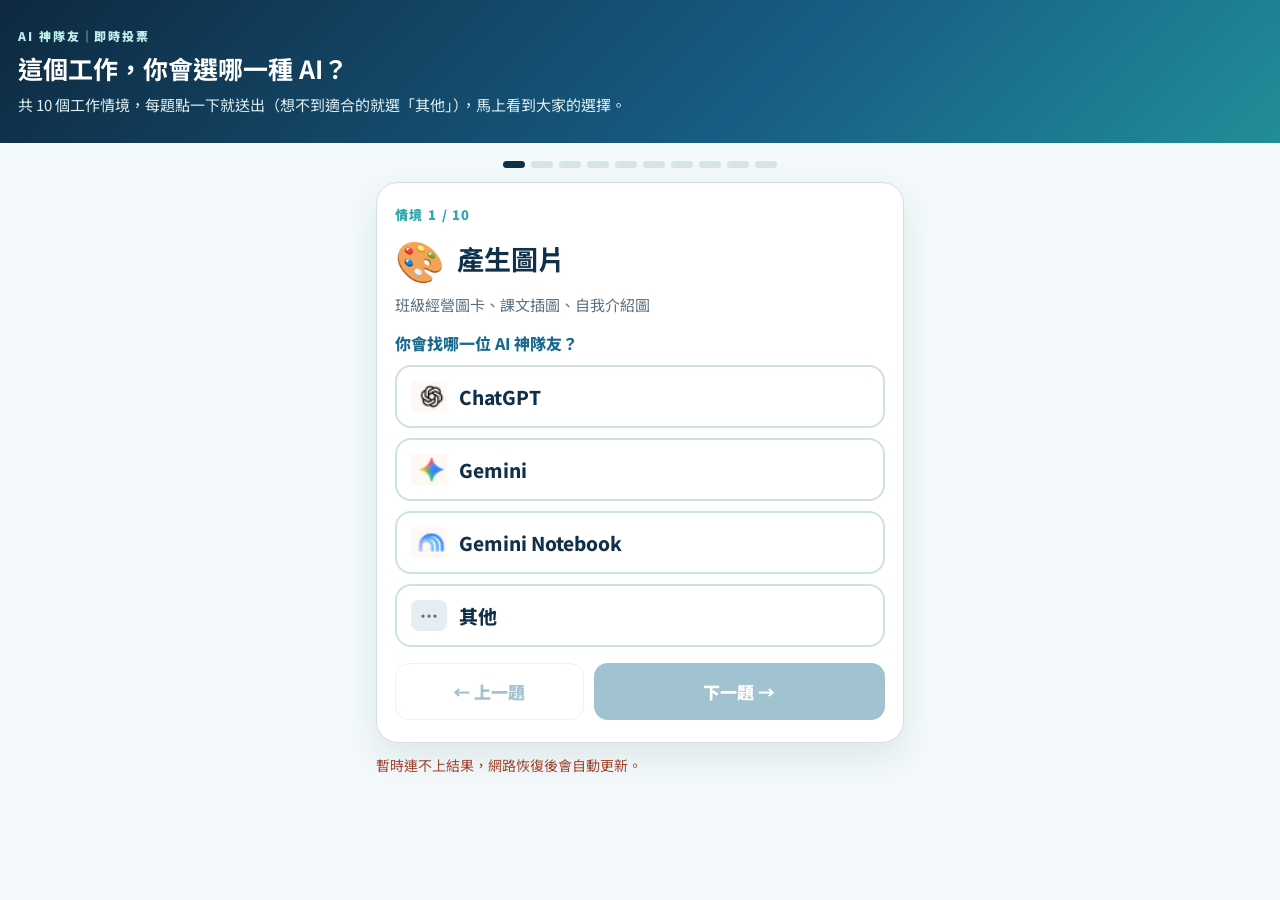
<file: vote.html>
<!doctype html>
<html lang="zh-TW">
<head>
  <meta charset="utf-8">
  <meta name="viewport" content="width=device-width,initial-scale=1,viewport-fit=cover">
  <meta name="theme-color" content="#12304a">
  <title>AI 神隊友｜你會選哪一種 AI？</title>
  <link rel="preconnect" href="https://fonts.googleapis.com">
  <link rel="preconnect" href="https://fonts.gstatic.com" crossorigin>
  <link href="https://fonts.googleapis.com/css2?family=Noto+Sans+TC:wght@400;700;900&display=swap" rel="stylesheet">
  <style>
    :root{--navy:#102f49;--blue:#17698d;--cyan:#2aa8ae;--yellow:#f4c85b;--paper:#f4fafb;--ink:#15334b;--muted:#5c7180;--line:#cfe1e4;--font:'Noto Sans TC','Microsoft JhengHei',sans-serif}
    *{box-sizing:border-box;margin:0;padding:0}
    body{font-family:var(--font);background:var(--paper);color:var(--ink);min-height:100dvh}
    button{font:inherit;cursor:pointer}
    header{background:linear-gradient(135deg,#0e2940,#175d83 60%,#218e98);color:#fff;padding:22px 18px 26px}
    header small{font-size:12px;font-weight:900;letter-spacing:.16em;color:#bcefe9}
    header h1{font-size:25px;line-height:1.3;margin-top:6px}
    header p{margin-top:8px;color:#e0f0f3;font-size:15px;line-height:1.6}
    main{max-width:560px;margin:0 auto;padding:16px 16px 40px}
    .dots{display:flex;gap:6px;justify-content:center;margin:2px 0 14px}
    .dots i{width:22px;height:7px;border-radius:5px;background:#d5e4e8}.dots i.done{background:var(--cyan)}.dots i.now{background:var(--navy)}
    .card{background:#fff;border:1px solid var(--line);border-radius:22px;padding:22px 18px;box-shadow:0 14px 36px rgba(16,47,73,.1)}
    .qno{font-size:13px;font-weight:900;color:var(--cyan);letter-spacing:.1em}
    .scene{display:flex;gap:12px;align-items:center;margin-top:6px}
    .scene span{font-size:40px}
    .scene h2{font-size:27px;color:var(--navy);line-height:1.25}
    .hint{color:var(--muted);font-size:15px;margin-top:6px}
    .ask{margin:16px 0 10px;font-weight:800;color:var(--blue)}
    .choices{display:flex;flex-direction:column;gap:10px}
    .choice{display:flex;align-items:center;gap:12px;width:100%;border:2px solid var(--line);background:#fff;border-radius:16px;padding:14px 14px;text-align:left;font-size:19px;font-weight:800;color:var(--navy);min-height:62px;transition:transform .15s,border-color .15s}
    .choice:active{transform:scale(.98)}
    .choice .logo{width:36px;height:31px;flex:none;background:url('assets/official-ai-brand-logos.png') no-repeat;background-size:149px 31px}
    .logo.chatgpt{background-position:0 0}.logo.gemini{background-position:-52px 0}.logo.notebook{background-position:-104px 0}
    .logo.other{background:#e7eef1;border-radius:8px;display:grid;place-items:center;font-style:normal;font-weight:900;color:#5c7180;font-size:18px}
    .choice[disabled]{cursor:default}
    .choice.mine{border-color:var(--c);background:color-mix(in srgb,var(--c) 10%,#fff)}
    .choice .mark{margin-left:auto;font-size:14px;color:var(--c)}
    .result{margin-top:18px;border-top:1px dashed var(--line);padding-top:14px}
    .result h3{font-size:15px;color:var(--muted);margin-bottom:8px}
    .bar{display:grid;grid-template-columns:8.4em 1fr 3em;gap:8px;align-items:center;margin:7px 0;font-size:14px;font-weight:700}
    .bar>span:first-child{white-space:nowrap}
    .bar .track{display:block;height:16px;background:#edf3f5;border-radius:8px;overflow:hidden}
    .bar .fill{display:block;height:100%;border-radius:8px;transition:width .5s ease}
    .bar b{text-align:right;color:var(--navy)}
    .nav{display:flex;gap:10px;margin-top:16px}
    .btn{flex:1;border:0;border-radius:14px;padding:15px;font-weight:900;font-size:17px;background:var(--blue);color:#fff}
    .btn.ghost{background:#fff;color:var(--blue);border:1px solid var(--line);flex:.6}
    .btn[disabled]{opacity:.4}
    .summary h2{font-size:24px;color:var(--navy)}.summary p{color:var(--muted);margin-top:6px;line-height:1.6}
    .sum-row{margin-top:14px;padding-top:12px;border-top:1px solid #e3eef0}
    .sum-row h4{font-size:16px;color:var(--navy);display:flex;justify-content:space-between;gap:8px}
    .sum-row h4 small{color:var(--muted);font-weight:700}
    .stack{display:flex;height:20px;border-radius:7px;overflow:hidden;background:#edf3f5;margin-top:6px}
    .stack span{display:block;height:100%;transition:width .5s}
    .legend{display:flex;gap:12px;flex-wrap:wrap;font-size:14px;font-weight:700;margin-top:12px}.legend i{display:inline-block;width:12px;height:12px;border-radius:4px;margin-right:5px;vertical-align:-1px}
    .msg{margin-top:12px;font-size:14px;color:#a0442f;min-height:1em}
    .live{display:inline-block;width:8px;height:8px;border-radius:50%;background:#2ec27e;margin-right:6px;animation:pulse 1.6s infinite}
    @keyframes pulse{50%{opacity:.3}}
    @media(prefers-reduced-motion:reduce){.live{animation:none}.fill,.stack span{transition:none}}
  </style>
</head>
<body>
  <header>
    <small>AI 神隊友｜即時投票</small>
    <h1>這個工作，你會選哪一種 AI？</h1>
    <p>共 10 個工作情境，每題點一下就送出（想不到適合的就選「其他」），馬上看到大家的選擇。</p>
  </header>
  <main>
    <div class="dots" id="dots" aria-hidden="true"></div>
    <section id="stage" aria-live="polite"></section>
    <p class="msg" id="msg" role="status"></p>
  </main>

  <script src="vote-config.js?build=v9b-answers"></script>
  <script>
  (() => {
    const V = window.AI_VOTE;
    const keys = Object.keys(V.tools);
    const esc = v => String(v ?? '').replace(/[&<>"']/g, c => ({'&':'&amp;','<':'&lt;','>':'&gt;','"':'&quot;',"'":'&#39;'}[c]));
    const store = {
      get(k, d) { try { return JSON.parse(localStorage.getItem(k)) ?? d; } catch { return d; } },
      set(k, v) { try { localStorage.setItem(k, JSON.stringify(v)); } catch {} }
    };
    const voterKey = `aivote-voter-${V.round}`, choiceKey = `aivote-choices-${V.round}`;
    let voter = store.get(voterKey, null);
    if (!voter) {
      voter = (crypto.randomUUID ? crypto.randomUUID() : Date.now().toString(36) + Math.random().toString(36).slice(2)).slice(0, 36);
      store.set(voterKey, voter);
    }
    const choices = store.get(choiceKey, {});
    let tallies = null, idx = V.scenarios.findIndex(s => !choices[s.id]);
    if (idx < 0) idx = V.scenarios.length;
    let timer = null, busy = false;
    const stage = document.getElementById('stage'), msg = document.getElementById('msg');

    function dots() {
      document.getElementById('dots').innerHTML = V.scenarios.map((s, i) => `<i class="${choices[s.id] ? 'done' : ''}${i === idx ? ' now' : ''}"></i>`).join('');
    }
    function bars(id) {
      const t = tallies?.result[id];
      if (!t) return '<p class="hint">結果讀取中⋯</p>';
      return keys.map(k => {
        const pct = t.total ? Math.round(t[k] / t.total * 100) : 0;
        return `<div class="bar"><span>${esc(V.tools[k].label)}</span><span class="track"><span class="fill" style="width:${pct}%;background:${V.tools[k].color}"></span></span><b>${pct}%</b></div>`;
      }).join('') + `<p class="hint">目前共 ${t.total} 人作答</p>`;
    }
    function renderQuestion() {
      const s = V.scenarios[idx];
      const mine = choices[s.id];
      stage.innerHTML = `<article class="card">
        <p class="qno">情境 ${idx + 1} / ${V.scenarios.length}</p>
        <div class="scene"><span aria-hidden="true">${esc(s.icon)}</span><h2>${esc(s.name)}</h2></div>
        <p class="hint">${esc(s.hint)}</p>
        <p class="ask">${mine ? '你的選擇：' : '你會找哪一位 AI 神隊友？'}</p>
        <div class="choices">${keys.map(k => `<button class="choice${mine === k ? ' mine' : ''}" style="--c:${V.tools[k].color}" data-tool="${k}" ${mine ? 'disabled' : ''}><i class="logo ${k}" aria-hidden="true">${k === 'other' ? '…' : ''}</i>${esc(V.tools[k].label)}${mine === k ? '<span class="mark">✓ 已送出</span>' : ''}</button>`).join('')}</div>
        ${mine ? `<div class="result"><h3><span class="live"></span>大家的選擇</h3><div data-bars>${bars(s.id)}</div></div>` : ''}
        <div class="nav">
          <button class="btn ghost" data-prev ${idx === 0 ? 'disabled' : ''}>← 上一題</button>
          <button class="btn" data-next ${mine ? '' : 'disabled'}>${idx === V.scenarios.length - 1 ? '看全部結果' : '下一題 →'}</button>
        </div>
      </article>`;
    }
    function renderSummary() {
      stage.innerHTML = `<article class="card summary">
        <h2>🎉 完成了！</h2>
        <p><span class="live"></span>以下是現場老師的即時結果。凱琳老師的選擇，請看大螢幕揭曉！</p>
        <div class="legend">${keys.map(k => `<span><i style="background:${V.tools[k].color}"></i>${esc(V.tools[k].label)}</span>`).join('')}</div>
        <div data-summary>${summaryRows()}</div>
        <div class="nav"><button class="btn ghost" data-review>回頭看題目</button></div>
      </article>`;
    }
    function summaryRows() {
      return V.scenarios.map(s => {
        const t = tallies?.result[s.id] || {total: 0};
        const mine = choices[s.id] ? V.tools[choices[s.id]].label : '未作答';
        const stack = t.total ? keys.map(k => `<span style="width:${t[k] / t.total * 100}%;background:${V.tools[k].color}"></span>`).join('') : '';
        return `<div class="sum-row"><h4><span>${esc(s.icon)} ${esc(s.name)}</span><small>我：${esc(mine)}</small></h4><div class="stack">${stack}</div></div>`;
      }).join('');
    }
    function render() { dots(); idx >= V.scenarios.length ? renderSummary() : renderQuestion(); }
    function softUpdate() {
      const b = stage.querySelector('[data-bars]');
      if (b && idx < V.scenarios.length) b.innerHTML = bars(V.scenarios[idx].id);
      const sm = stage.querySelector('[data-summary]');
      if (sm) sm.innerHTML = summaryRows();
    }
    async function refresh() {
      try { tallies = V.api.tally(await V.api.fetchVotes()); msg.textContent = ''; softUpdate(); }
      catch { msg.textContent = '暫時連不上結果，網路恢復後會自動更新。'; }
    }

    stage.addEventListener('click', async e => {
      const choice = e.target.closest('[data-tool]');
      if (choice && !busy) {
        const s = V.scenarios[idx];
        if (choices[s.id]) return;
        busy = true; msg.textContent = '送出中⋯';
        try {
          await V.api.addVote(s.id, choice.dataset.tool, voter);
          choices[s.id] = choice.dataset.tool; store.set(choiceKey, choices);
          msg.textContent = '';
          render(); refresh();
        } catch { msg.textContent = '送出失敗，請確認網路後再點一次。'; }
        busy = false;
        return;
      }
      if (e.target.closest('[data-next]')) { idx++; render(); window.scrollTo({top: 0, behavior: 'smooth'}); }
      if (e.target.closest('[data-prev]')) { idx = Math.max(0, idx - 1); render(); }
      if (e.target.closest('[data-review]')) { idx = 0; render(); }
    });

    render();
    refresh();
    timer = setInterval(refresh, 4000);
  })();
  </script>
</body>
</html>
</file>
